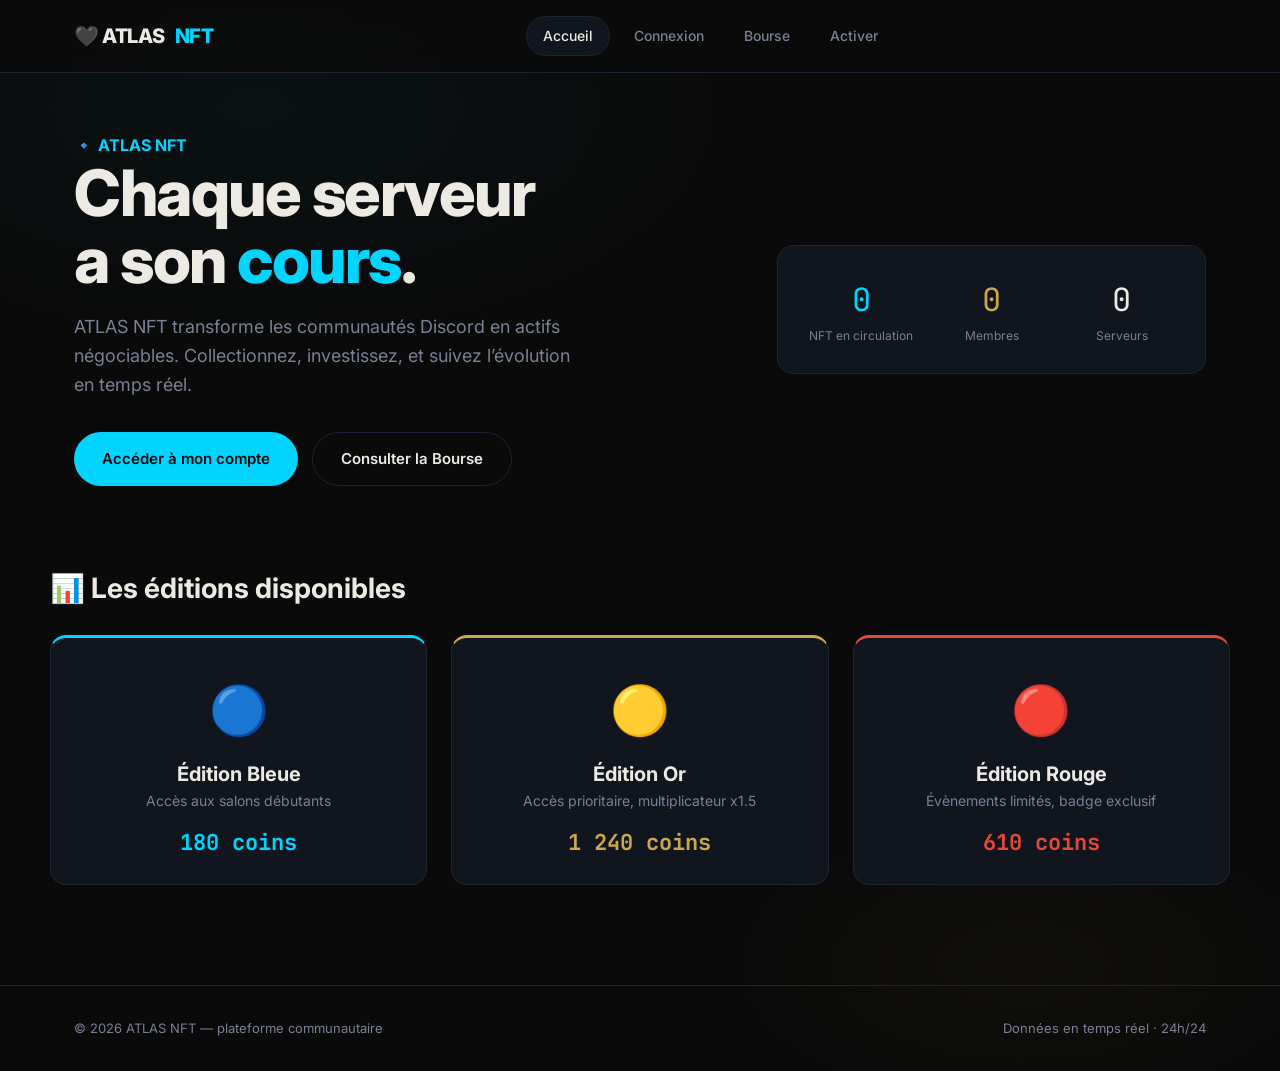
<file: frontend/index.html>
<!DOCTYPE html>
<html lang="fr">
<head>
    <meta charset="UTF-8" />
    <meta name="viewport" content="width=device-width, initial-scale=1.0" />
    <title>ATLAS NFT – La Bourse des communautés</title>
    <link rel="stylesheet" href="css/style.css" />
</head>
<body>

    <header class="site-header">
        <div class="wrap nav">
            <a href="index.html" class="brand">🖤 ATLAS<span>NFT</span></a>
            <div class="nav-links" id="navLinks">
                <a href="index.html" class="active">Accueil</a>
                <a href="login.html">Connexion</a>
                <a href="bourse.html">Bourse</a>
                <a href="activate.html">Activer</a>
            </div>
            <div class="nav-right">
                <button class="nav-toggle" id="navToggle">☰</button>
            </div>
        </div>
    </header>

    <section class="hero">
        <div class="wrap hero-grid">
            <div>
                <p class="eyebrow" style="color:var(--blue);font-weight:700;">🔹 ATLAS NFT</p>
                <h1>Chaque serveur<br />a son <em>cours</em>.</h1>
                <p class="lead">
                    ATLAS NFT transforme les communautés Discord en actifs négociables.
                    Collectionnez, investissez, et suivez l’évolution en temps réel.
                </p>
                <div class="hero-cta">
                    <a href="login.html" class="btn btn-primary">Accéder à mon compte</a>
                    <a href="bourse.html" class="btn btn-ghost">Consulter la Bourse</a>
                </div>
            </div>
            <div class="card" style="padding:28px;">
                <div style="display:grid;grid-template-columns:1fr 1fr 1fr;gap:20px;text-align:center;">
                    <div>
                        <div class="num" style="font-size:32px;font-family:'JetBrains Mono',monospace;color:var(--blue);" id="nftCount">0</div>
                        <div style="color:var(--text-dim);font-size:12px;">NFT en circulation</div>
                    </div>
                    <div>
                        <div class="num" style="font-size:32px;font-family:'JetBrains Mono',monospace;color:var(--gold);" id="memberCount">0</div>
                        <div style="color:var(--text-dim);font-size:12px;">Membres</div>
                    </div>
                    <div>
                        <div class="num" style="font-size:32px;font-family:'JetBrains Mono',monospace;color:var(--text);" id="serverCount">0</div>
                        <div style="color:var(--text-dim);font-size:12px;">Serveurs</div>
                    </div>
                </div>
            </div>
        </div>
    </section>

    <section class="wrap" style="padding:40px 0;">
        <h2 style="font-size:28px;font-weight:700;margin-bottom:24px;">📊 Les éditions disponibles</h2>
        <div style="display:grid;grid-template-columns:repeat(3,1fr);gap:24px;">
            <div class="card" style="text-align:center;border-top:3px solid var(--blue);">
                <div style="font-size:48px;margin:10px 0;">🔵</div>
                <h3 style="font-size:20px;">Édition Bleue</h3>
                <p style="color:var(--text-dim);font-size:14px;">Accès aux salons débutants</p>
                <p style="font-family:'JetBrains Mono';font-weight:700;font-size:22px;color:var(--blue);margin-top:12px;">180 coins</p>
            </div>
            <div class="card" style="text-align:center;border-top:3px solid var(--gold);">
                <div style="font-size:48px;margin:10px 0;">🟡</div>
                <h3 style="font-size:20px;">Édition Or</h3>
                <p style="color:var(--text-dim);font-size:14px;">Accès prioritaire, multiplicateur x1.5</p>
                <p style="font-family:'JetBrains Mono';font-weight:700;font-size:22px;color:var(--gold);margin-top:12px;">1 240 coins</p>
            </div>
            <div class="card" style="text-align:center;border-top:3px solid var(--red);">
                <div style="font-size:48px;margin:10px 0;">🔴</div>
                <h3 style="font-size:20px;">Édition Rouge</h3>
                <p style="color:var(--text-dim);font-size:14px;">Évènements limités, badge exclusif</p>
                <p style="font-family:'JetBrains Mono';font-weight:700;font-size:22px;color:var(--red);margin-top:12px;">610 coins</p>
            </div>
        </div>
    </section>

    <footer class="site-footer">
        <div class="wrap footer-row">
            <span>© 2026 ATLAS NFT — plateforme communautaire</span>
            <span>Données en temps réel · 24h/24</span>
        </div>
    </footer>

    <script src="js/app.js"></script>
    <script>
        document.getElementById('navToggle').addEventListener('click', function() {
            document.getElementById('navLinks').classList.toggle('open');
        });
    </script>

</body>
</html>
</file>
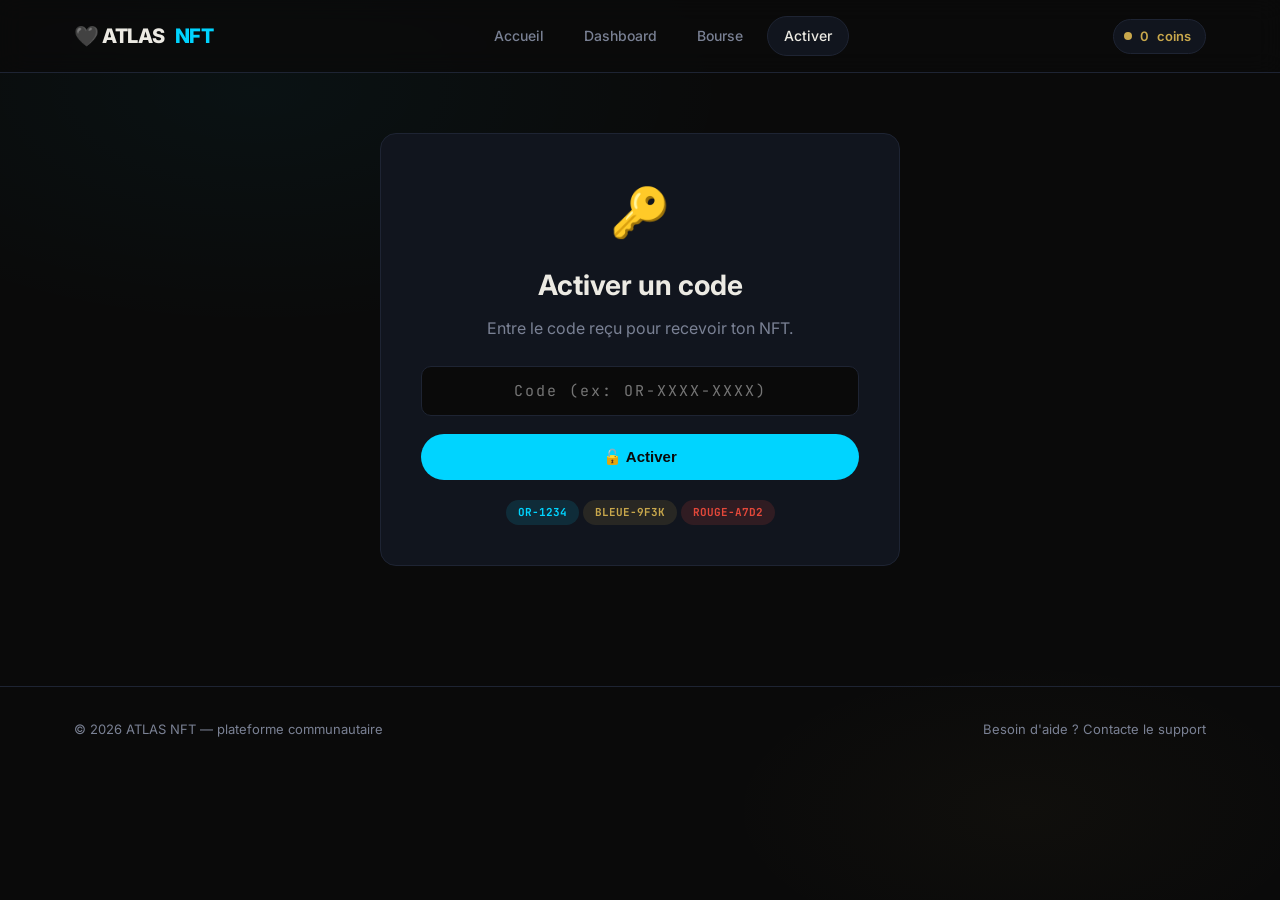
<file: frontend/activate.html>
<!DOCTYPE html>
<html lang="fr">
<head>
    <meta charset="UTF-8" />
    <meta name="viewport" content="width=device-width, initial-scale=1.0" />
    <title>ATLAS NFT – Activer un code</title>
    <link rel="stylesheet" href="css/style.css" />
</head>
<body>

    <header class="site-header">
        <div class="wrap nav">
            <a href="index.html" class="brand">🖤 ATLAS<span>NFT</span></a>
            <div class="nav-links" id="navLinks">
                <a href="index.html">Accueil</a>
                <a href="dashboard.html">Dashboard</a>
                <a href="bourse.html">Bourse</a>
                <a href="redeem.html" class="active">Activer</a>
            </div>
            <div class="nav-right">
                <div class="coin-pill">
                    <span class="coin-dot"></span>
                    <span id="coinDisplay">0</span>
                    <span class="muted">coins</span>
                </div>
                <button class="nav-toggle" id="navToggle">☰</button>
            </div>
        </div>
    </header>

    <section class="wrap" style="padding:60px 0;max-width:520px;margin:0 auto;">
        <div class="card" style="padding:40px;text-align:center;">
            <div style="font-size:48px;margin-bottom:12px;">🔑</div>
            <h1 style="font-size:28px;font-weight:700;">Activer un code</h1>
            <p style="color:var(--text-dim);margin:8px 0 24px;">
                Entre le code reçu pour recevoir ton NFT.
            </p>
            <form id="redeemForm">
                <div class="form-group">
                    <input type="text" id="codeInput" placeholder="Code (ex: OR-XXXX-XXXX)" style="text-align:center;font-family:'JetBrains Mono';letter-spacing:2px;" required />
                </div>
                <button type="submit" class="btn btn-primary btn-block">🔓 Activer</button>
            </form>
            <div id="message" style="margin-top:16px;font-size:14px;"></div>
            <div style="margin-top:20px;color:var(--text-dim);font-size:13px;">
                <span class="badge badge-blue">OR-1234</span>
                <span class="badge badge-gold">BLEUE-9F3K</span>
                <span class="badge badge-red">ROUGE-A7D2</span>
            </div>
        </div>
    </section>

    <footer class="site-footer">
        <div class="wrap footer-row">
            <span>© 2026 ATLAS NFT — plateforme communautaire</span>
            <span>Besoin d'aide ? Contacte le support</span>
        </div>
    </footer>

    <script>
        document.getElementById('navToggle').addEventListener('click', function() {
            document.getElementById('navLinks').classList.toggle('open');
        });

        document.getElementById('redeemForm').addEventListener('submit', function(e) {
            e.preventDefault();
            const code = document.getElementById('codeInput').value.trim();
            const msg = document.getElementById('message');

            if (!code) {
                msg.innerHTML = '<span style="color:var(--red);">❌ Entre un code valide.</span>';
                return;
            }

            if (code.length >= 8) {
                msg.innerHTML = `<span style="color:var(--green);">✅ Code « ${code} » activé ! NFT ajouté à ton portefeuille.</span>`;
                document.getElementById('codeInput').value = '';
            } else {
                msg.innerHTML = '<span style="color:var(--red);">❌ Code invalide. Vérifie la saisie.</span>';
            }
        });
    </script>

</body>
</html>
</file>
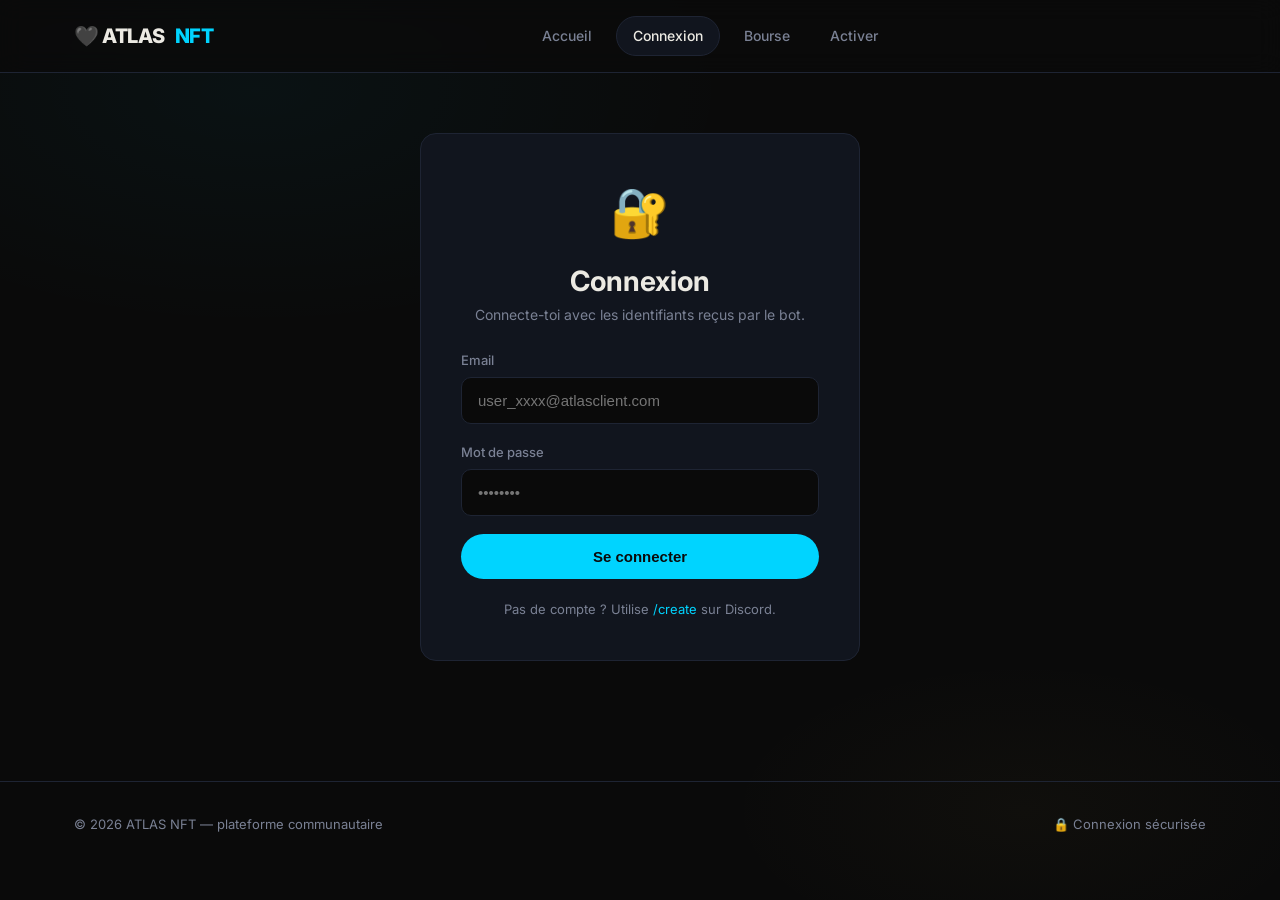
<file: frontend/login.html>
<!DOCTYPE html>
<html lang="fr">
<head>
    <meta charset="UTF-8" />
    <meta name="viewport" content="width=device-width, initial-scale=1.0" />
    <title>ATLAS NFT – Connexion</title>
    <link rel="stylesheet" href="css/style.css" />
</head>
<body>

    <header class="site-header">
        <div class="wrap nav">
            <a href="index.html" class="brand">🖤 ATLAS<span>NFT</span></a>
            <div class="nav-links" id="navLinks">
                <a href="index.html">Accueil</a>
                <a href="login.html" class="active">Connexion</a>
                <a href="bourse.html">Bourse</a>
                <a href="activate.html">Activer</a>
            </div>
            <div class="nav-right">
                <button class="nav-toggle" id="navToggle">☰</button>
            </div>
        </div>
    </header>

    <section class="wrap" style="padding:60px 0;max-width:440px;margin:0 auto;">
        <div class="card" style="padding:40px;">
            <div style="text-align:center;margin-bottom:24px;">
                <div style="font-size:48px;">🔐</div>
                <h1 style="font-size:28px;font-weight:700;margin-top:8px;">Connexion</h1>
                <p style="color:var(--text-dim);font-size:14px;">Connecte-toi avec les identifiants reçus par le bot.</p>
            </div>

            <form id="loginForm">
                <div class="form-group">
                    <label for="email">Email</label>
                    <input type="email" id="email" placeholder="user_xxxx@atlasclient.com" required />
                </div>
                <div class="form-group">
                    <label for="password">Mot de passe</label>
                    <input type="password" id="password" placeholder="••••••••" required />
                </div>
                <button type="submit" class="btn btn-primary btn-block">Se connecter</button>
            </form>

            <div id="message" style="margin-top:16px;text-align:center;font-size:14px;"></div>

            <div style="margin-top:20px;text-align:center;color:var(--text-dim);font-size:13px;">
                Pas de compte ? Utilise <span style="color:var(--blue);">/create</span> sur Discord.
            </div>
        </div>
    </section>

    <footer class="site-footer">
        <div class="wrap footer-row">
            <span>© 2026 ATLAS NFT — plateforme communautaire</span>
            <span>🔒 Connexion sécurisée</span>
        </div>
    </footer>

    <script>
        // Navigation mobile
        document.getElementById('navToggle').addEventListener('click', function() {
            document.getElementById('navLinks').classList.toggle('open');
        });

        // Connexion
        const API_BASE = 'https://atlas-portal-exln.onrender.com/api';

        document.getElementById('loginForm').addEventListener('submit', async function(e) {
            e.preventDefault();
            const email = document.getElementById('email').value.trim();
            const password = document.getElementById('password').value.trim();
            const message = document.getElementById('message');

            message.innerHTML = '⏳ Connexion en cours...';
            message.style.color = 'var(--text-dim)';

            try {
                const response = await fetch(`${API_BASE}/login`, {
                    method: 'POST',
                    headers: { 'Content-Type': 'application/json' },
                    body: JSON.stringify({ email, password })
                });
                const data = await response.json();

                if (data.success) {
                    localStorage.setItem('atlas_token', data.token);
                    localStorage.setItem('atlas_user', JSON.stringify(data.user));
                    message.innerHTML = '✅ Connexion réussie ! Redirection...';
                    message.style.color = 'var(--green)';
                    setTimeout(() => {
                        window.location.href = 'dashboard.html';
                    }, 1000);
                } else {
                    message.innerHTML = '❌ ' + (data.error || 'Erreur de connexion');
                    message.style.color = 'var(--red)';
                }
            } catch (err) {
                message.innerHTML = '❌ Erreur serveur. Réessaie plus tard.';
                message.style.color = 'var(--red)';
                console.error(err);
            }
        });
    </script>

</body>
</html>
</file>
<file: frontend/css/style.css>
/* =========================================================
   ATLAS PORTAL - DESIGN SYSTEM
   Cyberpunk / Militaro-tech / Dark
   ========================================================= */

@import url('https://fonts.googleapis.com/css2?family=Inter:wght@400;500;600;700;800&family=JetBrains+Mono:wght@400;500;600;700&display=swap');

:root {
    /* Couleurs */
    --bg: #0A0A0A;
    --bg-card: #11151E;
    --bg-card-hover: #1A1F2E;
    --border: #1E2433;
    --border-glow: #00D4FF;
    --text: #ECEAE3;
    --text-dim: #7A8194;
    --blue: #00D4FF;
    --blue-dim: rgba(0, 212, 255, 0.12);
    --gold: #C9A84C;
    --gold-dim: rgba(201, 168, 76, 0.12);
    --red: #E4483A;
    --green: #33C17C;
    --shadow: 0 20px 60px -20px rgba(0, 0, 0, 0.8);
    --radius: 16px;
}

* {
    box-sizing: border-box;
    margin: 0;
    padding: 0;
}

body {
    background: var(--bg);
    color: var(--text);
    font-family: 'Inter', sans-serif;
    line-height: 1.6;
    min-height: 100vh;
    background-image: 
        radial-gradient(ellipse 800px 400px at 20% 10%, rgba(0, 212, 255, 0.04), transparent 60%),
        radial-gradient(ellipse 600px 300px at 80% 90%, rgba(201, 168, 76, 0.03), transparent 50%);
}

/* ========== SCROLLBAR ========== */
::-webkit-scrollbar { width: 4px; }
::-webkit-scrollbar-track { background: var(--bg); }
::-webkit-scrollbar-thumb { background: var(--border); border-radius: 99px; }
::-webkit-scrollbar-thumb:hover { background: var(--blue); }

/* ========== WRAPPER ========== */
.wrap {
    max-width: 1180px;
    margin: 0 auto;
    padding: 0 24px;
}

/* ========== HEADER ========== */
.site-header {
    border-bottom: 1px solid var(--border);
    padding: 16px 0;
    background: rgba(10, 10, 10, 0.8);
    backdrop-filter: blur(12px);
    position: sticky;
    top: 0;
    z-index: 50;
}

.nav {
    display: flex;
    justify-content: space-between;
    align-items: center;
}

.brand {
    font-size: 20px;
    font-weight: 800;
    color: var(--text);
    text-decoration: none;
    letter-spacing: -0.5px;
    display: flex;
    align-items: center;
    gap: 10px;
}

.brand span {
    color: var(--blue);
}

.nav-links {
    display: flex;
    gap: 8px;
    align-items: center;
}

.nav-links a {
    color: var(--text-dim);
    text-decoration: none;
    font-size: 14px;
    font-weight: 500;
    padding: 8px 16px;
    border-radius: 99px;
    transition: all 0.2s ease;
}

.nav-links a:hover {
    color: var(--text);
    background: var(--bg-card);
}

.nav-links a.active {
    color: var(--text);
    background: var(--bg-card);
    border: 1px solid var(--border);
}

.nav-right {
    display: flex;
    align-items: center;
    gap: 16px;
}

.coin-pill {
    background: var(--bg-card);
    border: 1px solid var(--border);
    border-radius: 99px;
    padding: 6px 14px 6px 10px;
    font-size: 13px;
    font-weight: 600;
    display: flex;
    align-items: center;
    gap: 8px;
    color: var(--gold);
}

.coin-dot {
    width: 8px;
    height: 8px;
    border-radius: 50%;
    background: var(--gold);
    display: inline-block;
}

.nav-toggle {
    display: none;
    background: none;
    border: 1px solid var(--border);
    color: var(--text);
    padding: 8px 12px;
    border-radius: 8px;
    cursor: pointer;
    font-size: 20px;
}

/* ========== HERO ========== */
.hero {
    padding: 60px 0 40px;
}

.hero-grid {
    display: grid;
    grid-template-columns: 1.2fr 0.8fr;
    gap: 60px;
    align-items: center;
}

.hero h1 {
    font-size: clamp(40px, 5.4vw, 64px);
    font-weight: 800;
    line-height: 1.05;
    letter-spacing: -1.5px;
}

.hero h1 em {
    font-style: normal;
    color: var(--blue);
}

.hero .lead {
    color: var(--text-dim);
    font-size: 18px;
    margin-top: 20px;
    max-width: 520px;
}

.hero-cta {
    display: flex;
    gap: 14px;
    margin-top: 32px;
    flex-wrap: wrap;
}

/* ========== BOUTONS ========== */
.btn {
    display: inline-flex;
    align-items: center;
    justify-content: center;
    gap: 8px;
    padding: 14px 28px;
    border-radius: 99px;
    font-weight: 600;
    font-size: 15px;
    border: none;
    cursor: pointer;
    transition: all 0.25s ease;
    text-decoration: none;
}

.btn-primary {
    background: var(--blue);
    color: var(--bg);
}

.btn-primary:hover {
    background: #00e0ff;
    transform: translateY(-2px);
    box-shadow: 0 8px 30px rgba(0, 212, 255, 0.25);
}

.btn-ghost {
    background: transparent;
    color: var(--text);
    border: 1px solid var(--border);
}

.btn-ghost:hover {
    background: var(--bg-card);
    border-color: var(--text-dim);
}

.btn-gold {
    background: var(--gold);
    color: var(--bg);
}

.btn-gold:hover {
    background: #dab84a;
    transform: translateY(-2px);
    box-shadow: 0 8px 30px rgba(201, 168, 76, 0.25);
}

.btn-danger {
    background: var(--red);
    color: white;
}

.btn-danger:hover {
    background: #c43a2d;
}

.btn-block {
    width: 100%;
    justify-content: center;
}

/* ========== STATS ========== */
.stats-grid {
    display: grid;
    grid-template-columns: repeat(3, 1fr);
    gap: 1px;
    background: var(--border);
    border-radius: var(--radius);
    overflow: hidden;
    margin-top: 20px;
}

.stat-card {
    background: var(--bg-card);
    padding: 28px 24px;
    text-align: center;
}

.stat-card .num {
    font-family: 'JetBrains Mono', monospace;
    font-size: clamp(28px, 3.4vw, 40px);
    font-weight: 700;
    color: var(--text);
}

.stat-card .lbl {
    color: var(--text-dim);
    font-size: 13px;
    margin-top: 4px;
}

/* ========== CARTES ========== */
.card {
    background: var(--bg-card);
    border: 1px solid var(--border);
    border-radius: var(--radius);
    padding: 24px;
    transition: all 0.3s ease;
}

.card:hover {
    border-color: var(--border-glow);
    box-shadow: 0 0 40px rgba(0, 212, 255, 0.05);
}

/* ========== FORMULAIRES ========== */
.form-group {
    margin-bottom: 18px;
}

.form-group label {
    display: block;
    font-size: 13px;
    font-weight: 500;
    color: var(--text-dim);
    margin-bottom: 6px;
}

.form-group input,
.form-group select {
    width: 100%;
    padding: 14px 16px;
    background: var(--bg);
    border: 1px solid var(--border);
    border-radius: 10px;
    color: var(--text);
    font-size: 15px;
    transition: border-color 0.2s ease;
}

.form-group input:focus,
.form-group select:focus {
    outline: none;
    border-color: var(--blue);
    box-shadow: 0 0 0 3px var(--blue-dim);
}

/* ========== TABLEAUX ========== */
.table-wrap {
    overflow-x: auto;
}

table {
    width: 100%;
    border-collapse: collapse;
    font-size: 14px;
}

table th {
    text-align: left;
    font-family: 'JetBrains Mono', monospace;
    font-size: 11px;
    text-transform: uppercase;
    letter-spacing: 0.08em;
    color: var(--text-dim);
    padding: 12px 16px;
    font-weight: 600;
    border-bottom: 1px solid var(--border);
}

table td {
    padding: 14px 16px;
    border-bottom: 1px solid var(--border);
}

table tr:hover td {
    background: rgba(255, 255, 255, 0.02);
}

/* ========== BADGES ========== */
.badge {
    display: inline-flex;
    align-items: center;
    gap: 6px;
    padding: 4px 12px;
    border-radius: 99px;
    font-size: 11px;
    font-weight: 700;
    text-transform: uppercase;
    font-family: 'JetBrains Mono', monospace;
}

.badge-blue {
    background: var(--blue-dim);
    color: var(--blue);
}

.badge-gold {
    background: var(--gold-dim);
    color: var(--gold);
}

.badge-red {
    background: rgba(228, 72, 58, 0.15);
    color: var(--red);
}

.badge-green {
    background: rgba(51, 193, 124, 0.15);
    color: var(--green);
}

/* ========== PERFORMANCE ========== */
.perf {
    font-family: 'JetBrains Mono', monospace;
    font-weight: 600;
    font-size: 13px;
}

.perf-up {
    color: var(--green);
}

.perf-down {
    color: var(--red);
}

/* ========== FOOTER ========== */
.site-footer {
    border-top: 1px solid var(--border);
    padding: 32px 0;
    margin-top: 60px;
}

.footer-row {
    display: flex;
    justify-content: space-between;
    color: var(--text-dim);
    font-size: 13px;
    flex-wrap: wrap;
    gap: 12px;
}

/* ========== RESPONSIVE ========== */
@media (max-width: 920px) {
    .hero-grid {
        grid-template-columns: 1fr;
        gap: 40px;
    }
    
    .stats-grid {
        grid-template-columns: 1fr;
    }
    
    .nav-links {
        display: none;
        flex-direction: column;
        gap: 4px;
        background: var(--bg-card);
        border: 1px solid var(--border);
        border-radius: var(--radius);
        padding: 12px;
        position: absolute;
        top: 70px;
        right: 20px;
        width: 200px;
    }
    
    .nav-links.open {
        display: flex;
    }
    
    .nav-toggle {
        display: block;
    }
    
    .coin-pill span.muted {
        display: none;
    }
}

@media (max-width: 480px) {
    .wrap {
        padding: 0 16px;
    }
    
    .hero h1 {
        font-size: 32px;
    }
    
    .btn {
        padding: 12px 20px;
        font-size: 14px;
    }
}
</file>
